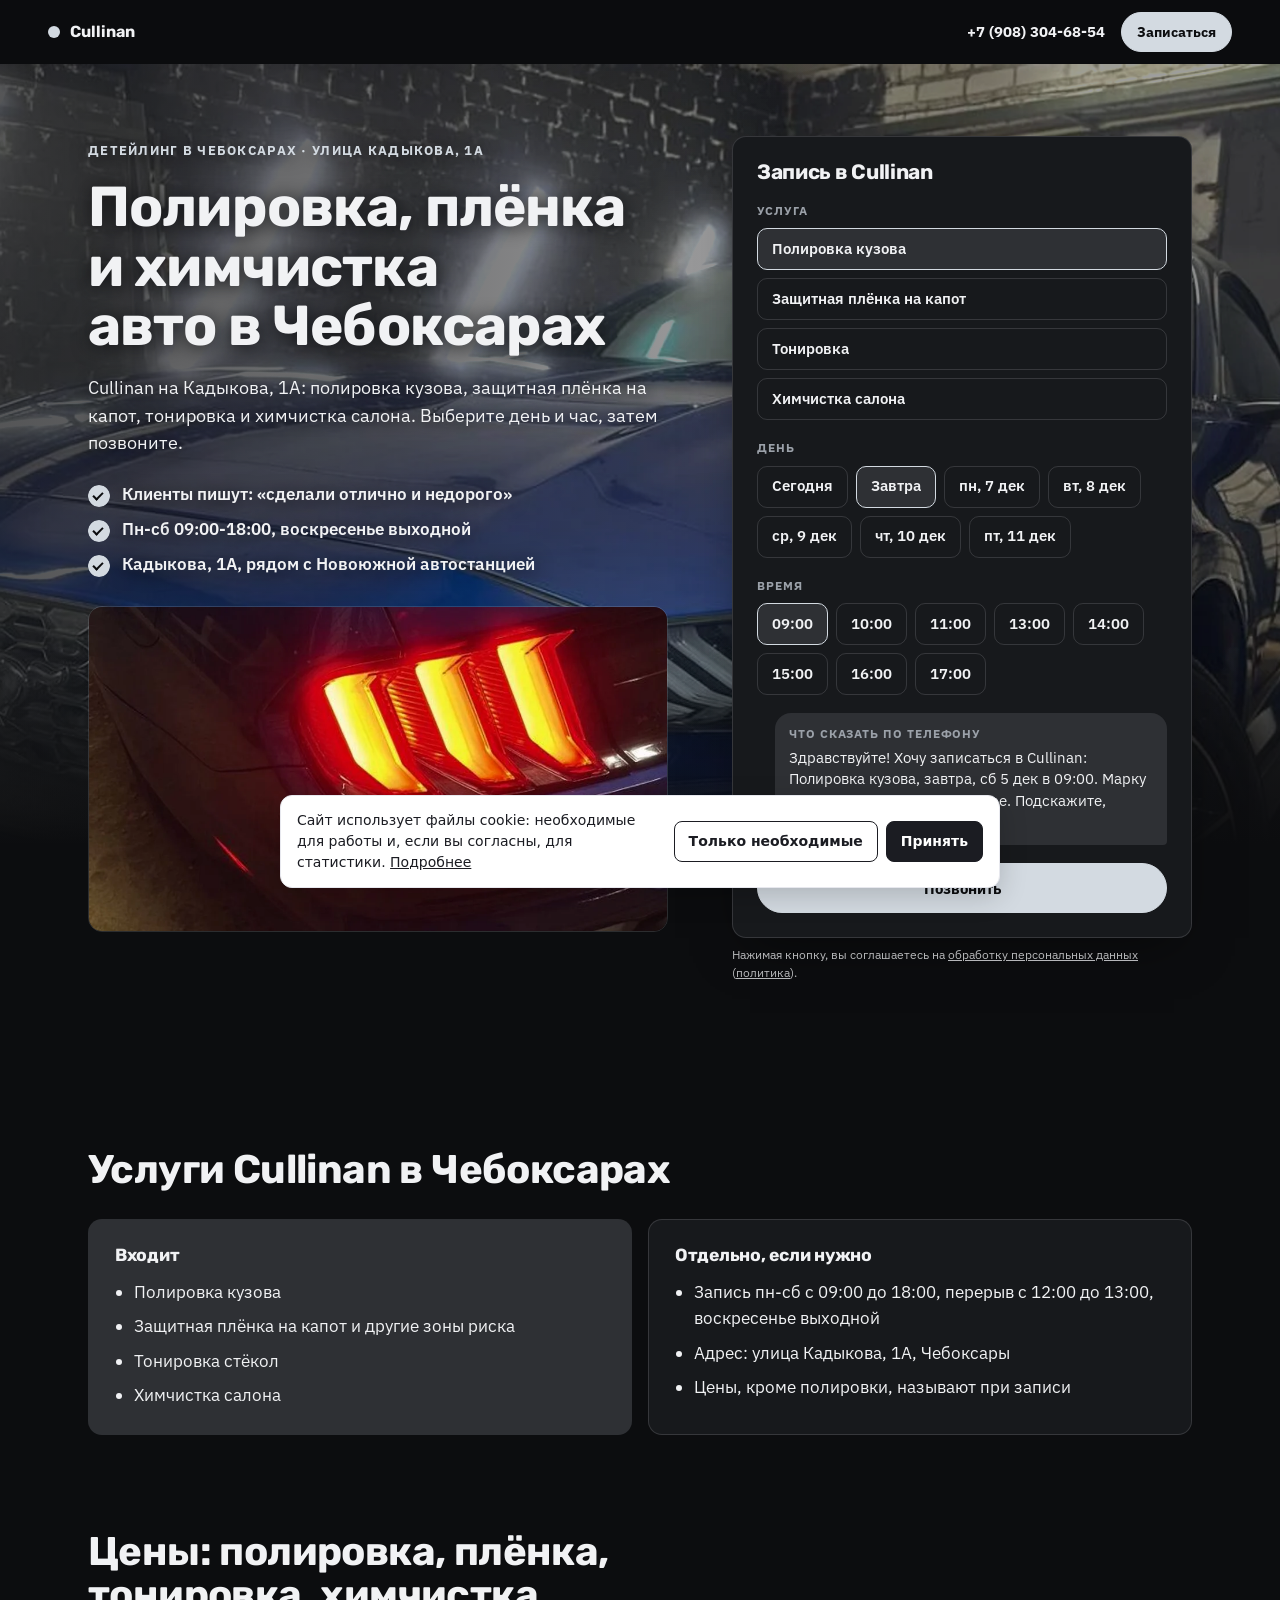
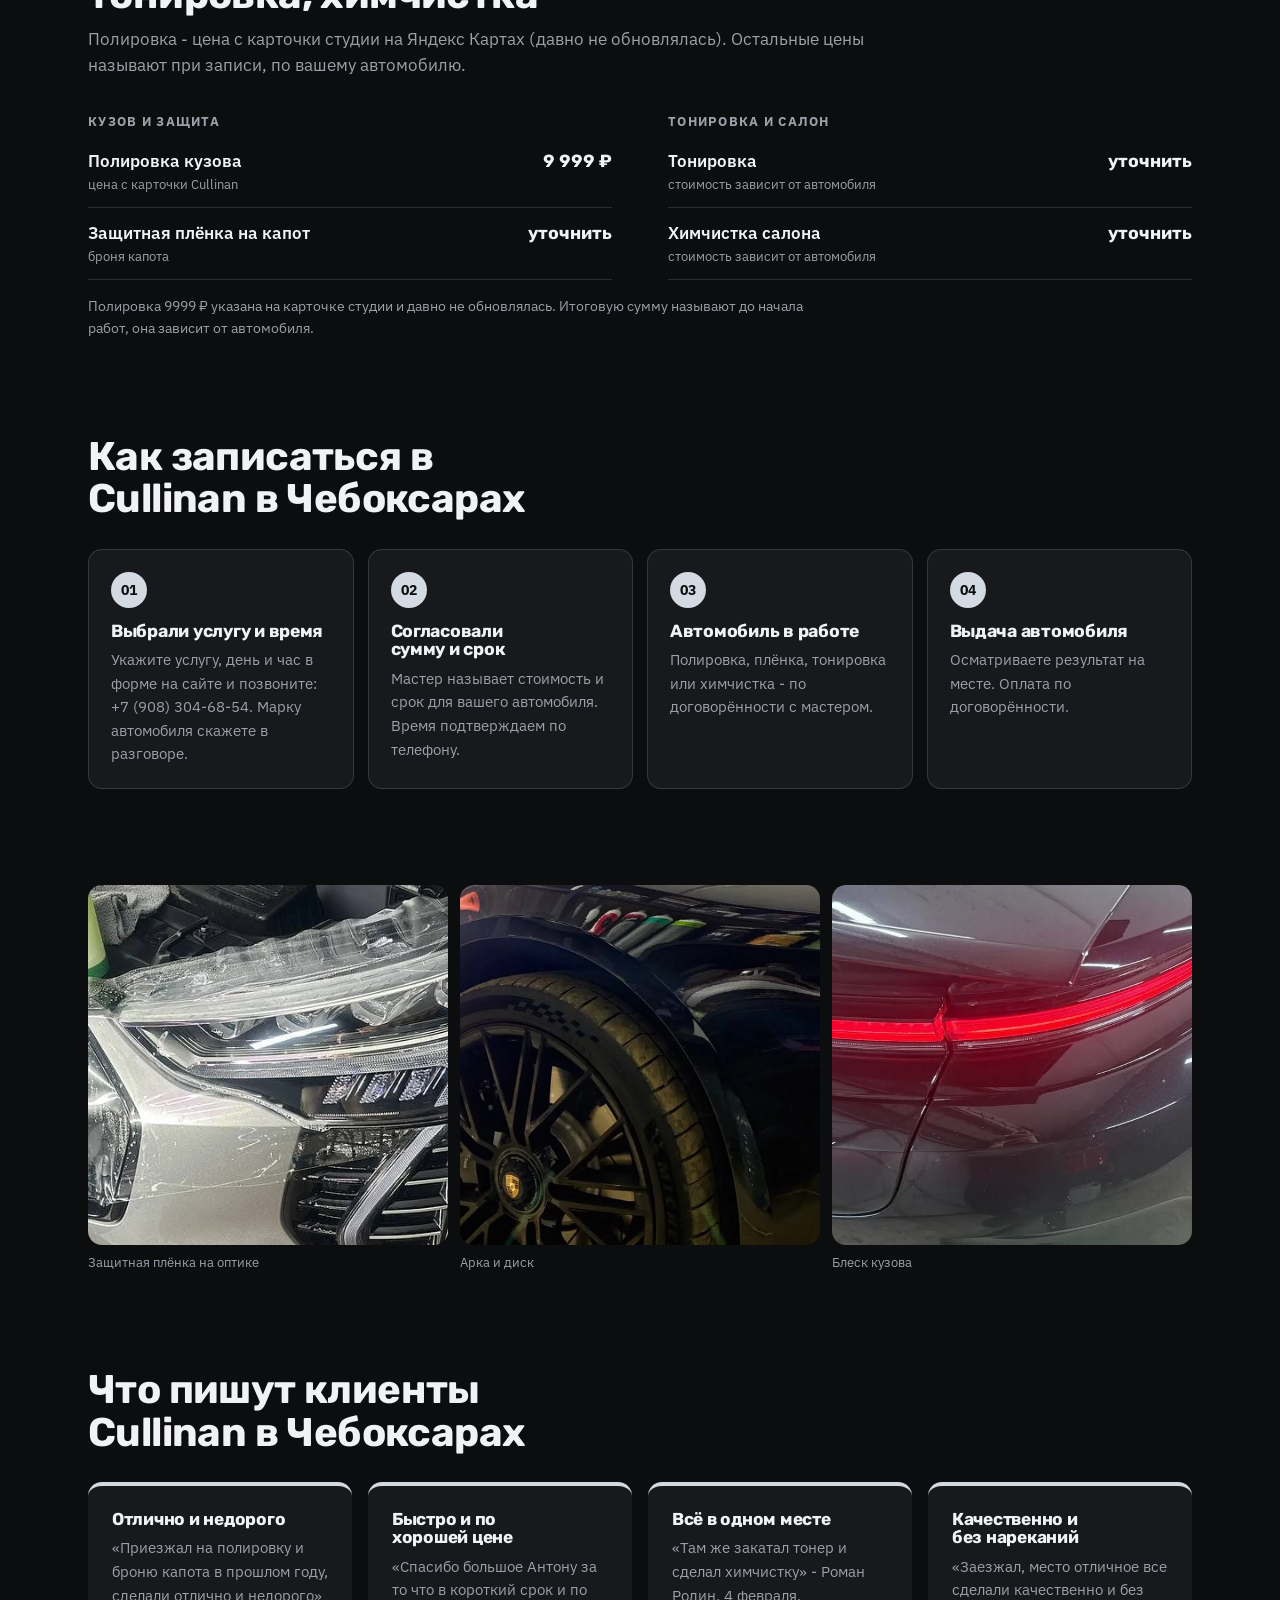
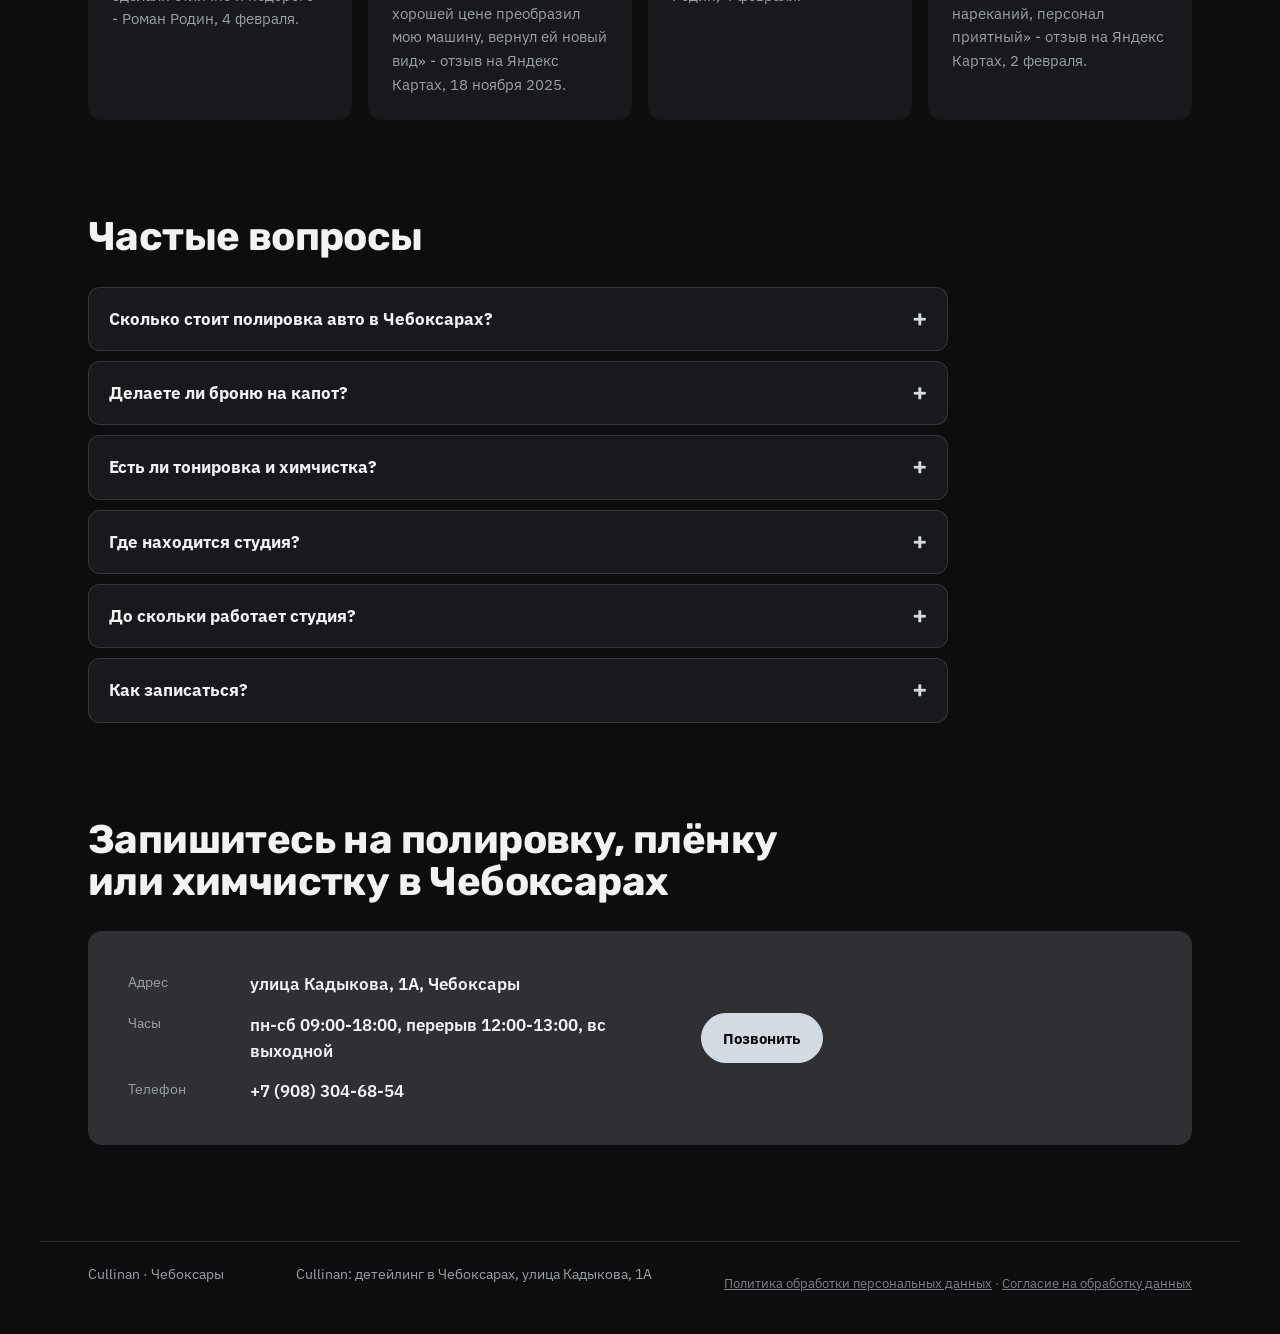
<file: index.html>
<!doctype html>
<html lang="ru">
<head>
<meta charset="utf-8">
<meta name="robots" content="noindex, nofollow" data-publish>
<meta name="viewport" content="width=device-width, initial-scale=1, viewport-fit=cover">
<title>Cullinan · Детейлинг</title>
<meta name="description" content="Cullinan в Чебоксарах, улица Кадыкова, 1А: полировка кузова, защитная плёнка на капот, тонировка и химчистка салона. Запись по телефону, пн-сб с 9:00 до 18:00.">
<meta property="og:type" content="website">
<meta property="og:url" content="https://ajax55sv-cell.github.io/cullinan-cheboksary/">
<meta property="og:site_name" content="Cullinan">
<meta property="og:title" content="Полировка, плёнка и химчистка авто в Чебоксарах">
<meta property="og:description" content="Cullinan в Чебоксарах, улица Кадыкова, 1А: полировка кузова, защитная плёнка на капот, тонировка и химчистка салона. Запись по телефону, пн-сб с 9:00 до 18:00.">
<meta property="og:image" content="https://ajax55sv-cell.github.io/cullinan-cheboksary/assets/og.jpg">
<link rel="preload" as="image" href="assets/hero.webp" fetchpriority="high">
<link rel="icon" href="data:image/svg+xml,%3Csvg xmlns=%27http://www.w3.org/2000/svg%27 viewBox=%270 0 32 32%27%3E%3Crect x=%276%27 y=%276%27 width=%2720%27 height=%2720%27 rx=%275%27 fill=%27%23d3dae1%27/%3E%3C/svg%3E">
<link rel="preconnect" href="https://fonts.googleapis.com">
<link rel="preconnect" href="https://fonts.gstatic.com" crossorigin>
<link href="https://fonts.googleapis.com/css2?family=Rubik:wght@600;700&family=IBM+Plex+Sans:wght@400;500;600&display=swap" rel="stylesheet">
<style>
:root { --c-canvas: #0c0d0f; --c-surface: #17191c; --c-ink: #f1f2f4; --c-ink-soft: #9ba1a9; --c-accent: #d3dae1; --c-accent-ink: #0c0d0f; --c-accent-deep: #d3dae1; --f-display: "Rubik", "Arial", system-ui, sans-serif; --f-text: "IBM Plex Sans", "Segoe UI", system-ui, sans-serif; --h1k: 1; }
</style>
<link rel="stylesheet" href="style-prod.css">
<script type="application/ld+json">{"@context":"https://schema.org","@type":"AutomotiveBusiness","name":"Cullinan","telephone":"+79083046854","openingHoursSpecification":[{"@type":"OpeningHoursSpecification","dayOfWeek":["Monday","Tuesday","Wednesday","Thursday","Friday","Saturday"],"opens":"09:00","closes":"18:00"}],"address":{"@type":"PostalAddress","streetAddress":"улица Кадыкова, 1А","addressLocality":"Чебоксары","addressCountry":"RU"},"sameAs":["https://yandex.ru/maps/org/cullinan/68561851368/"]}</script>
<style>
/* legal-add */
.legal-links{margin-top:10px;font-size:13px;opacity:.8;hyphens:none}
.legal-links a{color:inherit}
.ckn{margin:8px 0 0;font-size:12px;line-height:1.45;opacity:.75;hyphens:none}
.ckn a{color:inherit;text-decoration:underline}
.ckb{position:fixed;left:12px;right:12px;bottom:12px;z-index:9999;max-width:720px;margin:0 auto;padding:14px 16px;background:#fff;color:#1b1c22;border:1px solid #e7e8ee;border-radius:12px;box-shadow:0 8px 28px rgba(0,0,0,.18);font:400 14px/1.5 system-ui,-apple-system,"Segoe UI",Arial,sans-serif;hyphens:none;display:flex;gap:12px;align-items:center;flex-wrap:wrap}
.ckb p{margin:0;flex:1 1 280px}
.ckb a{color:inherit;text-decoration:underline}
.ckb__b{display:flex;gap:8px;flex-wrap:wrap}
.ckb button{font:inherit;font-weight:600;padding:9px 14px;border-radius:8px;border:1px solid #1b1c22;background:#fff;color:#1b1c22;cursor:pointer}
.ckb button[data-v="all"]{background:#1b1c22;color:#fff}
</style>
</head>
<body class="s-prod" id="top" data-wa="" data-tg="" data-max="">
<header class="s-bar" data-s-bar>
  <a class="s-bar__brand" href="#top"><i aria-hidden="true"></i>Cullinan</a>
  <div class="s-bar__right">
    <a class="s-bar__tel" href="tel:+79083046854">+7 (908) 304-68-54</a>
    <a class="s-btn s-btn--sm" href="#widget">Записаться</a>
  </div>
</header>
<main>
  <section class="s-hero">
    <div class="s-hero__text">
      <p class="s-eyebrow">Детейлинг в Чебоксарах · улица Кадыкова, 1А</p>
      <h1>Полировка, плёнка и химчистка авто в Чебоксарах</h1>
      <p class="s-lead">Cullinan на Кадыкова, 1А: полировка кузова, защитная плёнка на капот, тонировка и химчистка салона. Выберите день и час, затем позвоните.</p>
      <ul class="s-ticks"><li>Клиенты пишут: «сделали отлично и недорого»</li><li><span class="nw">Пн-сб</span> 09:00-18:00, воскресенье выходной</li><li>Кадыкова, 1А, рядом с Новоюжной автостанцией</li></ul>
      
      <figure class="s-hero__photo"><img class="" src="assets/fonar2.webp" alt="Задний фонарь синего автомобиля в боксе Cullinan, Чебоксары" loading="lazy" decoding="async" style="object-position:50% 50%"></figure>
    </div>
    <div class="s-hero__widget" id="widget"><form class="s-widget" data-s-booking data-days="7" data-closed="0" data-slots="09:00,10:00,11:00,13:00,14:00,15:00,16:00,17:00" data-message="Здравствуйте! Хочу записаться в Cullinan: {услуга}, {день} в {время}. Марку автомобиля скажу в разговоре. Подскажите, сколько это будет стоить?" onsubmit="return false">
      <h2 class="s-widget__title">Запись в Cullinan</h2>
      <fieldset><legend>Услуга</legend>
        <div class="s-chips s-chips--col"><label class="s-chip s-chip--row"><input type="radio" name="svc" value="0" data-name="Полировка кузова" data-price="" data-from="" data-min="" checked><span>Полировка кузова</span><b></b></label><label class="s-chip s-chip--row"><input type="radio" name="svc" value="1" data-name="Защитная плёнка на капот" data-price="" data-from="" data-min=""><span>Защитная плёнка на капот</span><b></b></label><label class="s-chip s-chip--row"><input type="radio" name="svc" value="2" data-name="Тонировка" data-price="" data-from="" data-min=""><span>Тонировка</span><b></b></label><label class="s-chip s-chip--row"><input type="radio" name="svc" value="3" data-name="Химчистка салона" data-price="" data-from="" data-min=""><span>Химчистка салона</span><b></b></label></div>
      </fieldset>
      <fieldset><legend>День</legend><div class="s-chips" data-s-days></div></fieldset>
      <fieldset><legend>Время</legend><div class="s-chips" data-s-times></div></fieldset>
      <div class="s-bubble" aria-live="polite"><span class="s-bubble__label">Что сказать по телефону</span><p data-s-bubble></p></div>
      <div class="s-send">
        <a class="s-btn s-btn--wide" href="tel:+79083046854">Позвонить</a>
        
      </div>
      </form><p class="ckn">Нажимая кнопку, вы соглашаетесь на <a href="soglasie.html">обработку персональных данных</a> (<a href="politika.html">политика</a>).</p></div>
    <figure class="s-hero__bg" aria-hidden="true"><img class="" src="assets/hero.webp" alt="Синий автомобиль в светлом боксе Cullinan, Чебоксары" decoding="async" style="object-position:50% 50%" fetchpriority="high"></figure>
  </section>

  <section class="s-section s-reveal">
    <header class="s-section__head"><h2>Услуги Cullinan в Чебоксарах</h2></header>
    <div class="s-incl">
      <div><h3>Входит</h3><ul><li>Полировка кузова</li><li>Защитная плёнка на капот и другие зоны риска</li><li>Тонировка стёкол</li><li>Химчистка салона</li></ul></div>
      <div><h3>Отдельно, если нужно</h3><ul><li>Запись <span class="nw">пн-сб</span> с 09:00 до 18:00, перерыв с 12:00 до 13:00, воскресенье выходной</li><li>Адрес: улица Кадыкова, 1А, Чебоксары</li><li>Цены, кроме полировки, называют при записи</li></ul></div>
    </div>
  </section>

  <section class="s-section s-reveal" id="prices">
    <header class="s-section__head"><h2>Цены: полировка, плёнка, тонировка, химчистка</h2><p>Полировка - цена с карточки студии на Яндекс Картах (давно не обновлялась). Остальные цены называют при записи, по вашему автомобилю.</p></header>
    <div class="s-board"><div class="s-board__group">
      <h3 class="s-board__title">Кузов и защита</h3>
      <ul class="s-board__list">
        <li class="s-board__row"><span class="s-board__name">Полировка кузова<em>цена с карточки Cullinan</em></span><span class="s-board__dots" aria-hidden="true"></span><span class="s-board__price">9 999 ₽</span></li>
        <li class="s-board__row"><span class="s-board__name">Защитная плёнка на капот<em>броня капота</em></span><span class="s-board__dots" aria-hidden="true"></span><span class="s-board__price">уточнить</span></li>
      </ul>
    </div>
<div class="s-board__group">
      <h3 class="s-board__title">Тонировка и салон</h3>
      <ul class="s-board__list">
        <li class="s-board__row"><span class="s-board__name">Тонировка<em>стоимость зависит от автомобиля</em></span><span class="s-board__dots" aria-hidden="true"></span><span class="s-board__price">уточнить</span></li>
        <li class="s-board__row"><span class="s-board__name">Химчистка салона<em>стоимость зависит от автомобиля</em></span><span class="s-board__dots" aria-hidden="true"></span><span class="s-board__price">уточнить</span></li>
      </ul>
    </div></div>
    <p class="s-note">Полировка 9999 ₽ указана на карточке студии и давно не обновлялась. Итоговую сумму называют до начала работ, она зависит от автомобиля.</p>
  </section>

  <section class="s-section s-reveal">
    <header class="s-section__head"><h2>Как записаться в Cullinan в Чебоксарах</h2></header>
    <ol class="s-steps">
      <li class="s-steps__item"><span class="s-steps__n">01</span><h3>Выбрали услугу и время</h3><p>Укажите услугу, день и час в форме на сайте и позвоните: +7 (908) 304-68-54. Марку автомобиля скажете в разговоре.</p></li>
      <li class="s-steps__item"><span class="s-steps__n">02</span><h3>Согласовали сумму и срок</h3><p>Мастер называет стоимость и срок для вашего автомобиля. Время подтверждаем по телефону.</p></li>
      <li class="s-steps__item"><span class="s-steps__n">03</span><h3>Автомобиль в работе</h3><p>Полировка, плёнка, тонировка или химчистка - по договорённости с мастером.</p></li>
      <li class="s-steps__item"><span class="s-steps__n">04</span><h3>Выдача автомобиля</h3><p>Осматриваете результат на месте. Оплата по договорённости.</p></li>
    </ol>
  </section>

  <section class="s-photos s-reveal" aria-label="Фото"><figure><img class="" src="assets/fary.webp" alt="Защитная плёнка на фаре автомобиля в Cullinan, Чебоксары" loading="lazy" decoding="async"><figcaption>Защитная плёнка на оптике</figcaption></figure><figure><img class="" src="assets/disk.webp" alt="Колёсная арка и чёрный диск тёмного автомобиля" loading="lazy" decoding="async"><figcaption>Арка и диск</figcaption></figure><figure><img class="" src="assets/fonar.webp" alt="Задний фонарь тёмного автомобиля после работы в студии" loading="lazy" decoding="async"><figcaption>Блеск кузова</figcaption></figure></section>

  <section class="s-section s-reveal">
    <header class="s-section__head"><h2>Что пишут клиенты Cullinan в Чебоксарах</h2></header>
    <ul class="s-promises">
      <li><h3>Отлично и недорого</h3><p>«Приезжал на полировку и броню капота в прошлом году, сделали отлично и недорого» - Роман Родин, 4 февраля.</p></li>
      <li><h3>Быстро и по хорошей цене</h3><p>«Спасибо большое Антону за то что в короткий срок и по хорошей цене преобразил мою машину, вернул ей новый вид» - отзыв на Яндекс Картах, 18 ноября 2025.</p></li>
      <li><h3>Всё в одном месте</h3><p>«Там же закатал тонер и сделал химчистку» - Роман Родин, 4 февраля.</p></li>
      <li><h3>Качественно и без нареканий</h3><p>«Заезжал, место отличное все сделали качественно и без нареканий, персонал приятный» - отзыв на Яндекс Картах, 2 февраля.</p></li>
    </ul>
  </section>

  

  <section class="s-section s-reveal">
    <header class="s-section__head"><h2>Частые вопросы</h2></header>
    <div class="s-faq"><details><summary>Сколько стоит полировка авто в Чебоксарах?</summary><p>На карточке Cullinan указано 9999 ₽ за полировку авто, цена давно не обновлялась. Точную сумму для вашего автомобиля называют при записи.</p></details><details><summary>Делаете ли броню на капот?</summary><p>Да, клиенты пишут про полировку и броню капота. Стоимость и срок называют при записи.</p></details><details><summary>Есть ли тонировка и химчистка?</summary><p>Клиенты пишут, что в студии делали тонировку и химчистку. Цену называют при записи.</p></details><details><summary>Где находится студия?</summary><p>Улица Кадыкова, 1А, Чебоксары. Ближайшая остановка - Новоюжная автостанция, 580 метров.</p></details><details><summary>До скольки работает студия?</summary><p>С понедельника по субботу с 09:00 до 18:00, перерыв с 12:00 до 13:00, воскресенье выходной.</p></details><details><summary>Как записаться?</summary><p>Выберите услугу, день и время в форме на сайте и позвоните: +7 (908) 304-68-54.</p></details></div>
  </section>

  <section class="s-section s-final s-reveal" id="contacts">
    <header class="s-section__head"><h2>Запишитесь на полировку, плёнку или химчистку в Чебоксарах</h2></header>
    <div class="s-contacts">
      <dl>
        <div><dt>Адрес</dt><dd>улица Кадыкова, 1А, Чебоксары</dd></div>
        <div><dt>Часы</dt><dd><span class="nw">пн-сб</span> 09:00-18:00, перерыв 12:00-13:00, вс выходной</dd></div>
        <div><dt>Телефон</dt><dd><a href="tel:+79083046854">+7 (908) 304-68-54</a></dd></div>
      </dl>
      <div class="s-contacts__actions">
        <a class="s-btn" href="tel:+79083046854">Позвонить</a>
        
      </div>
    </div>
  </section>
</main>
<footer class="s-foot"><p>Cullinan · Чебоксары</p><p>Cullinan: детейлинг в Чебоксарах, улица Кадыкова, 1А</p><p class="legal-links"><a href="politika.html">Политика обработки персональных данных</a> · <a href="soglasie.html">Согласие на обработку данных</a></p></footer>
<nav class="s-dock" aria-label="Быстрая связь"><a class="s-btn" href="#widget">Записаться</a><a class="s-btn s-btn--ghost" href="tel:+79083046854">Позвонить</a></nav>
<script src="style.js" defer></script>
<script>
(function(){var K='cookie-choice';try{if(localStorage.getItem(K))return}catch(e){}
var b=document.createElement('div');b.className='ckb';b.setAttribute('role','dialog');b.setAttribute('aria-label','Файлы cookie');
b.innerHTML='<p>Сайт использует файлы cookie: необходимые для работы и, если вы согласны, для статистики. <a href="politika.html">Подробнее</a></p><div class="ckb__b"><button type="button" data-v="necessary">Только необходимые</button><button type="button" data-v="all">Принять</button></div>';
b.addEventListener('click',function(e){var v=e.target.getAttribute&&e.target.getAttribute('data-v');if(!v)return;try{localStorage.setItem(K,v)}catch(x){}try{document.dispatchEvent(new CustomEvent('cookie-choice',{detail:v}))}catch(x){}b.remove()});
document.body.appendChild(b)})();
</script>
<!-- legal-add -->
</body>
</html>
</file>
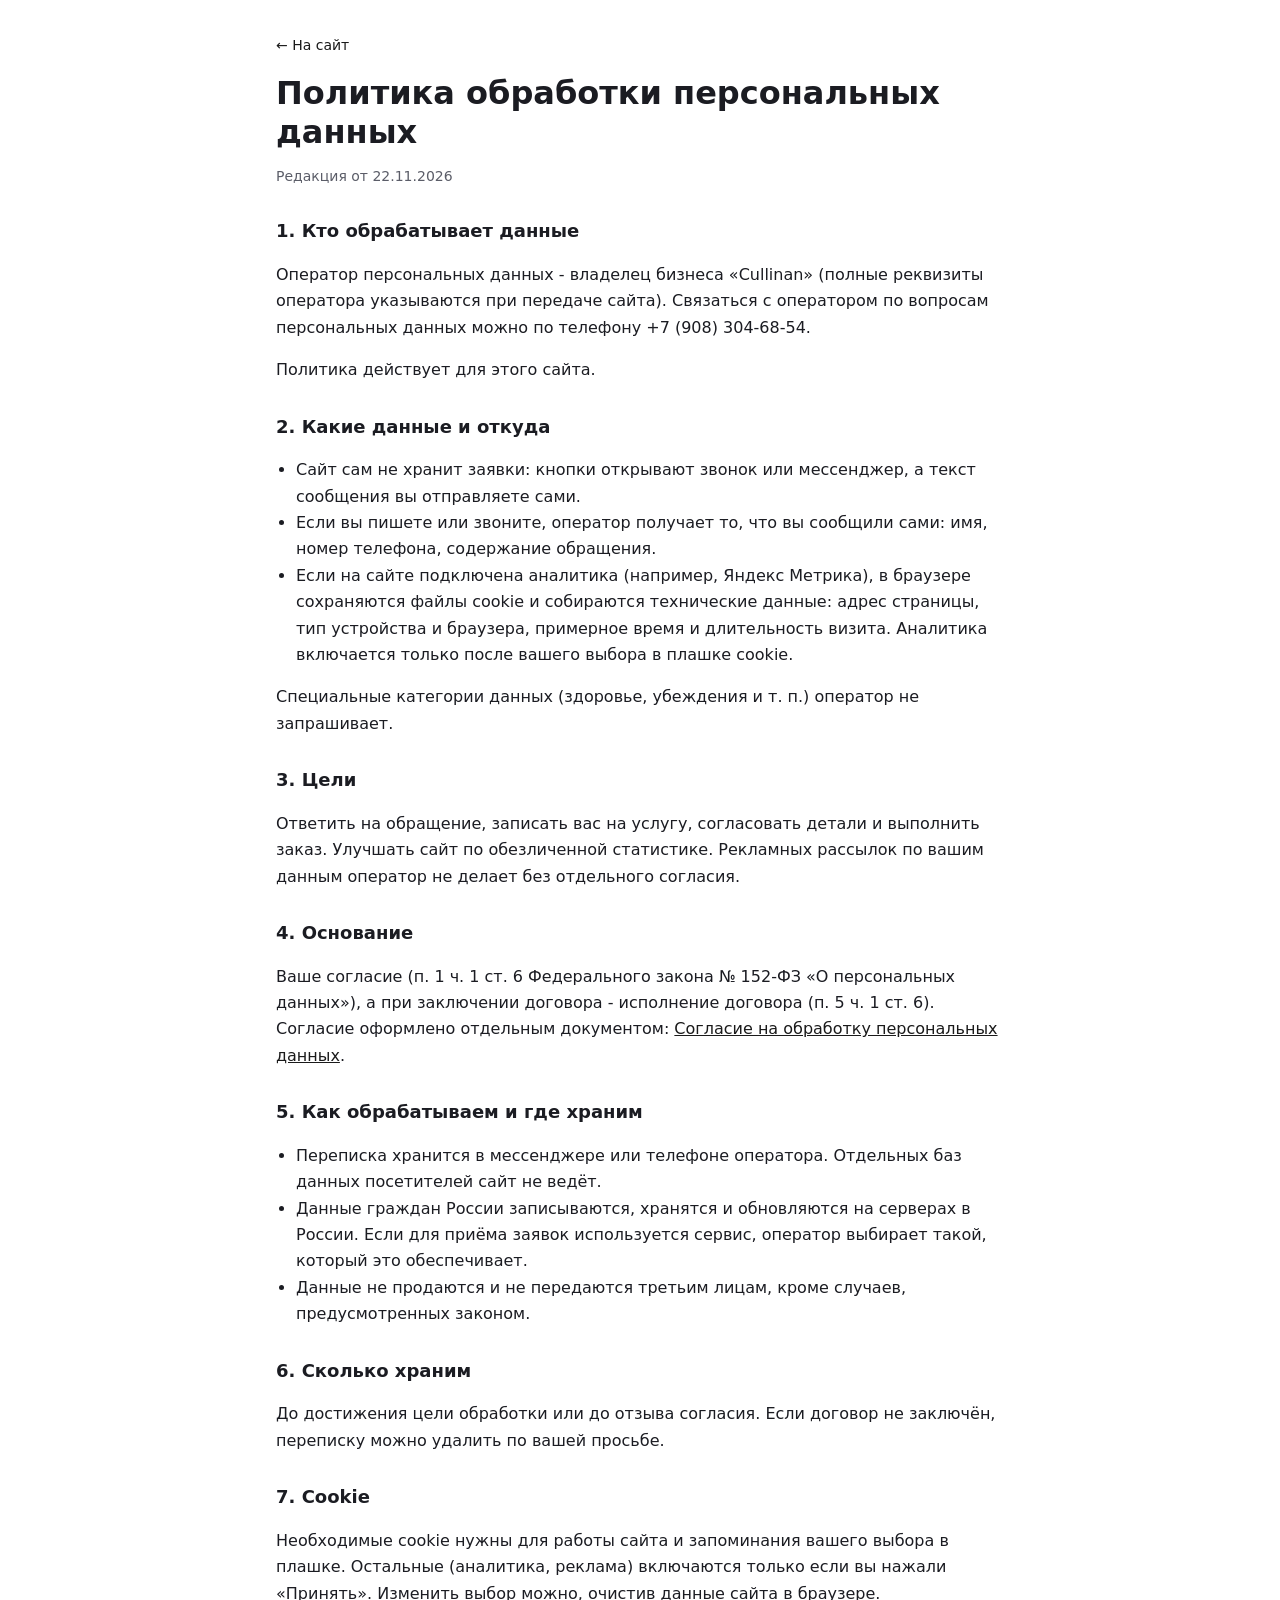
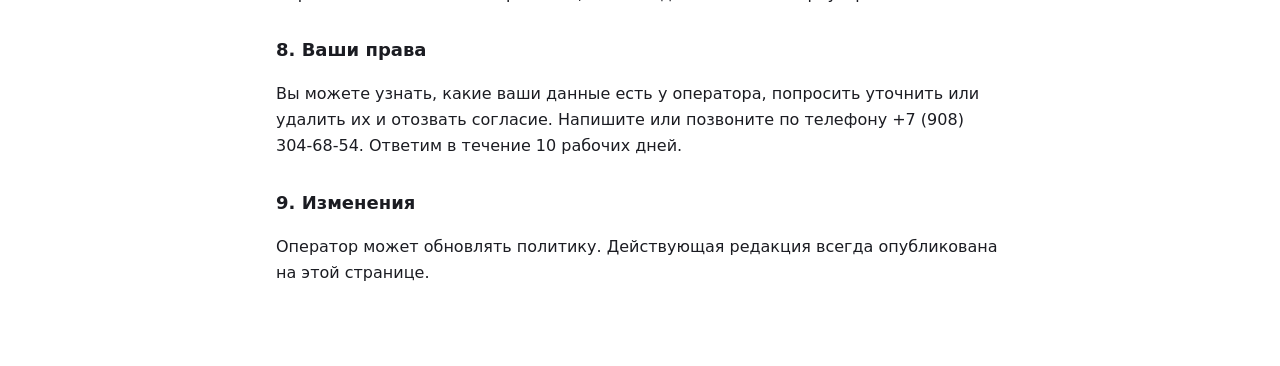
<file: politika.html>
<!doctype html>
<html lang="ru">
<head>
<meta charset="utf-8">
<meta name="viewport" content="width=device-width, initial-scale=1">
<title>Политика обработки персональных данных - Cullinan</title>
<style>:root{--accent:#1a1a1a;--ink:#1b1c22;--ink-2:#5b5d68;--line:#e7e8ee}
*{box-sizing:border-box}
html,body,h1,h2,p,li{hyphens:none;-webkit-hyphens:none}
body{margin:0;background:#fff;color:var(--ink);font:400 16px/1.65 system-ui,-apple-system,"Segoe UI",Arial,sans-serif}
main{max-width:760px;margin:0 auto;padding:32px 16px 64px}
a{color:var(--accent)}
h1{font-size:clamp(24px,4vw,32px);line-height:1.2;margin:16px 0 6px}
h2{font-size:18px;margin:28px 0 8px}
.muted{color:var(--ink-2);font-size:14px}
.back{font-size:14px;text-decoration:none}
ul{padding-left:20px}</style>
</head>
<body>
<main>
<a class="back" href="./">← На сайт</a>
<h1>Политика обработки персональных данных</h1>
<p class="muted">Редакция от 22.11.2026</p>

<h2>1. Кто обрабатывает данные</h2>
<p>Оператор персональных данных - владелец бизнеса «Cullinan» (полные реквизиты оператора указываются при передаче сайта). Связаться с оператором по вопросам персональных данных можно по телефону +7 (908) 304-68-54.</p>
<p>Политика действует для этого сайта.</p>

<h2>2. Какие данные и откуда</h2>
<ul>
<li>Сайт сам не хранит заявки: кнопки открывают звонок или мессенджер, а текст сообщения вы отправляете сами.</li>
<li>Если вы пишете или звоните, оператор получает то, что вы сообщили сами: имя, номер телефона, содержание обращения.</li>
<li>Если на сайте подключена аналитика (например, Яндекс Метрика), в браузере сохраняются файлы cookie и собираются технические данные: адрес страницы, тип устройства и браузера, примерное время и длительность визита. Аналитика включается только после вашего выбора в плашке cookie.</li>
</ul>
<p>Специальные категории данных (здоровье, убеждения и т. п.) оператор не запрашивает.</p>

<h2>3. Цели</h2>
<p>Ответить на обращение, записать вас на услугу, согласовать детали и выполнить заказ. Улучшать сайт по обезличенной статистике. Рекламных рассылок по вашим данным оператор не делает без отдельного согласия.</p>

<h2>4. Основание</h2>
<p>Ваше согласие (п. 1 ч. 1 ст. 6 Федерального закона № 152-ФЗ «О персональных данных»), а при заключении договора - исполнение договора (п. 5 ч. 1 ст. 6). Согласие оформлено отдельным документом: <a href="soglasie.html">Согласие на обработку персональных данных</a>.</p>

<h2>5. Как обрабатываем и где храним</h2>
<ul>
<li>Переписка хранится в мессенджере или телефоне оператора. Отдельных баз данных посетителей сайт не ведёт.</li>
<li>Данные граждан России записываются, хранятся и обновляются на серверах в России. Если для приёма заявок используется сервис, оператор выбирает такой, который это обеспечивает.</li>
<li>Данные не продаются и не передаются третьим лицам, кроме случаев, предусмотренных законом.</li>
</ul>

<h2>6. Сколько храним</h2>
<p>До достижения цели обработки или до отзыва согласия. Если договор не заключён, переписку можно удалить по вашей просьбе.</p>

<h2>7. Cookie</h2>
<p>Необходимые cookie нужны для работы сайта и запоминания вашего выбора в плашке. Остальные (аналитика, реклама) включаются только если вы нажали «Принять». Изменить выбор можно, очистив данные сайта в браузере.</p>

<h2>8. Ваши права</h2>
<p>Вы можете узнать, какие ваши данные есть у оператора, попросить уточнить или удалить их и отозвать согласие. Напишите или позвоните по телефону +7 (908) 304-68-54. Ответим в течение 10 рабочих дней.</p>

<h2>9. Изменения</h2>
<p>Оператор может обновлять политику. Действующая редакция всегда опубликована на этой странице.</p>

</main>
</body>
</html>
</file>
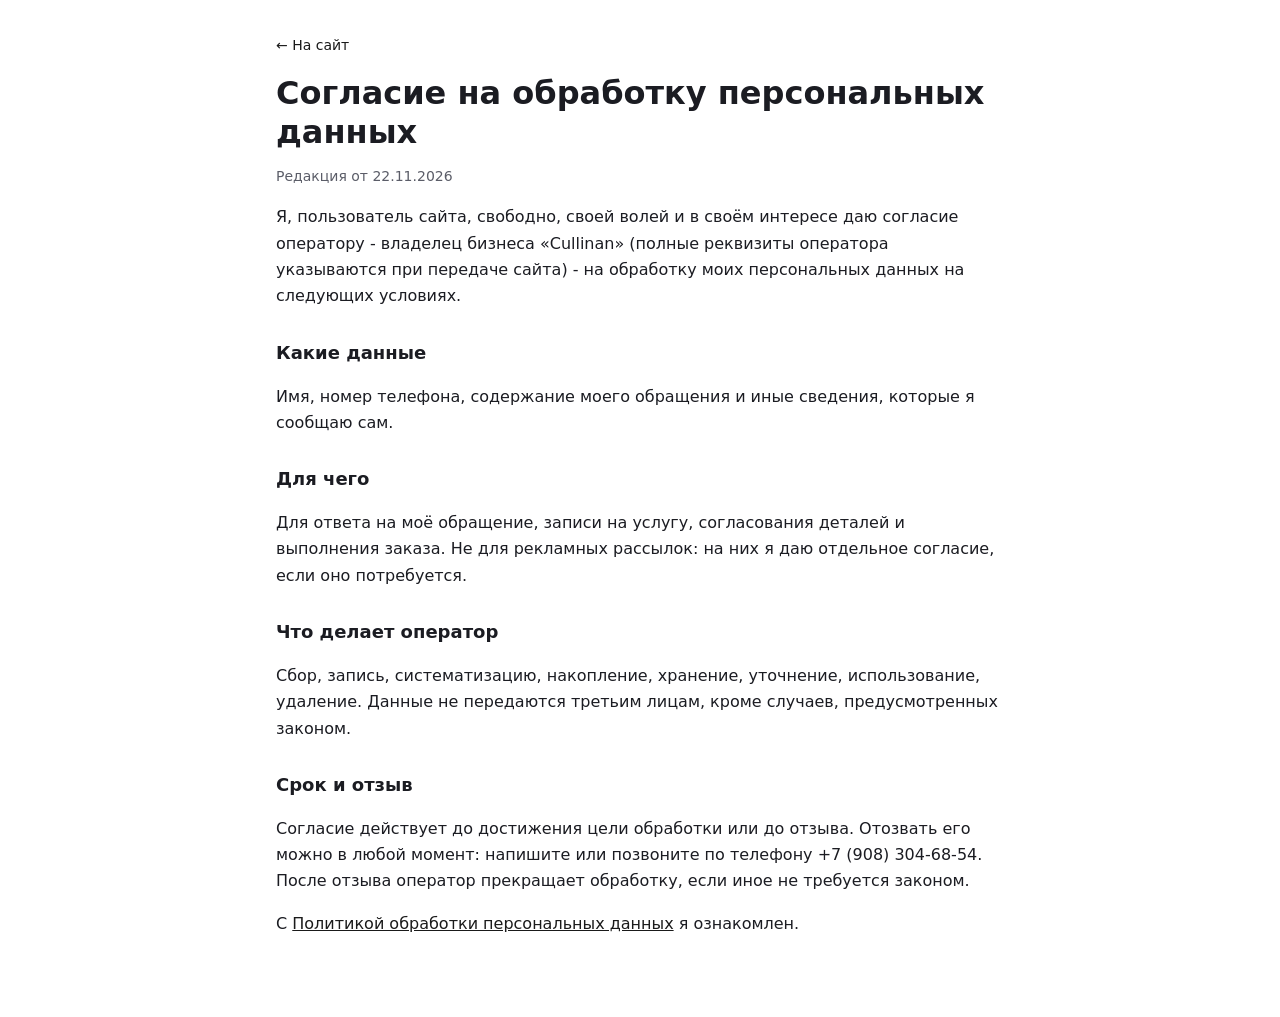
<file: soglasie.html>
<!doctype html>
<html lang="ru">
<head>
<meta charset="utf-8">
<meta name="viewport" content="width=device-width, initial-scale=1">
<title>Согласие на обработку персональных данных - Cullinan</title>
<style>:root{--accent:#1a1a1a;--ink:#1b1c22;--ink-2:#5b5d68;--line:#e7e8ee}
*{box-sizing:border-box}
html,body,h1,h2,p,li{hyphens:none;-webkit-hyphens:none}
body{margin:0;background:#fff;color:var(--ink);font:400 16px/1.65 system-ui,-apple-system,"Segoe UI",Arial,sans-serif}
main{max-width:760px;margin:0 auto;padding:32px 16px 64px}
a{color:var(--accent)}
h1{font-size:clamp(24px,4vw,32px);line-height:1.2;margin:16px 0 6px}
h2{font-size:18px;margin:28px 0 8px}
.muted{color:var(--ink-2);font-size:14px}
.back{font-size:14px;text-decoration:none}
ul{padding-left:20px}</style>
</head>
<body>
<main>
<a class="back" href="./">← На сайт</a>
<h1>Согласие на обработку персональных данных</h1>
<p class="muted">Редакция от 22.11.2026</p>

<p>Я, пользователь сайта, свободно, своей волей и в своём интересе даю согласие оператору - владелец бизнеса «Cullinan» (полные реквизиты оператора указываются при передаче сайта) - на обработку моих персональных данных на следующих условиях.</p>

<h2>Какие данные</h2>
<p>Имя, номер телефона, содержание моего обращения и иные сведения, которые я сообщаю сам.</p>

<h2>Для чего</h2>
<p>Для ответа на моё обращение, записи на услугу, согласования деталей и выполнения заказа. Не для рекламных рассылок: на них я даю отдельное согласие, если оно потребуется.</p>

<h2>Что делает оператор</h2>
<p>Сбор, запись, систематизацию, накопление, хранение, уточнение, использование, удаление. Данные не передаются третьим лицам, кроме случаев, предусмотренных законом.</p>

<h2>Срок и отзыв</h2>
<p>Согласие действует до достижения цели обработки или до отзыва. Отозвать его можно в любой момент: напишите или позвоните по телефону +7 (908) 304-68-54. После отзыва оператор прекращает обработку, если иное не требуется законом.</p>

<p>С <a href="politika.html">Политикой обработки персональных данных</a> я ознакомлен.</p>

</main>
</body>
</html>
</file>
<file: style-prod.css>
/* Стиль «Продающий»: лендинг под заявки. Главная деталь – калькулятор или онлайн-запись на первом экране
   и живое «сообщение-превью», которое уходит владельцу в мессенджер. Цвета и шрифты – из палитры ниши. */
*, *::before, *::after { box-sizing: border-box; }
:root {
  --hair: color-mix(in srgb, var(--c-ink) 14%, transparent);
  --tint: color-mix(in srgb, var(--c-accent) 12%, var(--c-surface));
  --wrap: 1200px; --gut: clamp(16px, 4vw, 48px);
  --r: 14px;
  --shadow: 0 18px 50px -18px color-mix(in srgb, #000 55%, transparent);
}
html { scroll-behavior: smooth; -webkit-text-size-adjust: 100%; overflow-x: clip; }
body { margin: 0; background: var(--c-canvas); color: var(--c-ink); font: 400 17px/1.55 var(--f-text); -webkit-font-smoothing: antialiased; }
img { display: block; max-width: 100%; }
a { color: inherit; }
h1, h2, h3 { font-family: var(--f-display); font-weight: 700; line-height: 1.06; margin: 0; letter-spacing: -.015em; text-wrap: balance; }
p { margin: 0; }
fieldset { border: 0; margin: 0; padding: 0; min-width: 0; }
:focus-visible { outline: 2px solid var(--c-accent); outline-offset: 3px; border-radius: 4px; }

.s-btn { display: inline-flex; align-items: center; justify-content: center; min-height: 50px; padding: 0 1.4em; border-radius: 999px;
  background: var(--c-accent); color: var(--c-accent-ink); font: 700 .95rem/1.1 var(--f-text); text-decoration: none; border: 1px solid var(--c-accent);
  text-align: center; transition: filter .2s ease, transform .2s ease; cursor: pointer; }
.s-btn:hover { filter: brightness(1.07); }
.s-btn:active { transform: translateY(1px); }
.s-btn--sm { min-height: 40px; padding: 0 1.1em; font-size: .85rem; }
.s-btn--ghost { background: transparent; color: var(--c-ink); border-color: var(--hair); font-weight: 600; }
.s-btn--wide { flex: 1; }

/* шапка */
.s-bar { position: sticky; top: 0; z-index: 30; display: flex; align-items: center; justify-content: space-between; gap: 16px;
  padding: 10px var(--gut); background: color-mix(in srgb, var(--c-canvas) 88%, transparent); -webkit-backdrop-filter: blur(10px); backdrop-filter: blur(10px); }
.s-bar.is-scrolled { box-shadow: 0 1px 0 var(--hair); }
.s-bar__brand { font: 700 1rem/1 var(--f-display); text-decoration: none; display: inline-flex; align-items: center; gap: .6em; min-height: 44px; white-space: nowrap; min-width: 0; }
.s-bar__brand i { width: .75em; height: .75em; border-radius: 50%; background: var(--c-accent); }
.s-bar__right { display: flex; align-items: center; gap: 16px; }
.s-bar__tel { text-decoration: none; font-weight: 700; font-size: .95rem; font-variant-numeric: tabular-nums; }

main { max-width: var(--wrap); margin: 0 auto; padding: 0 var(--gut); }

/* первый экран: текст слева, виджет справа, фото ниши – приглушённым фоном */
.s-hero { position: relative; display: grid; grid-template-columns: minmax(0, 1fr) minmax(0, 460px); gap: clamp(28px, 5vw, 64px); align-items: start;
  padding: clamp(32px, 6vw, 72px) 0 clamp(40px, 6vw, 72px); isolation: isolate; }
.s-hero__bg { position: absolute; z-index: -1; margin: 0; top: 0; left: calc(50% - 50vw); width: 100vw; height: min(78%, 620px); overflow: hidden; }
.s-hero__bg img { width: 100%; height: 100%; object-fit: cover; opacity: .3; filter: saturate(.85); }
.s-hero__bg::after { content: ""; position: absolute; inset: 0; background: linear-gradient(180deg, color-mix(in srgb, var(--c-canvas) 40%, transparent), var(--c-canvas) 96%); }
/* фото бизнеса крупно в левой колонке: владелец узнаёт своё место с первого экрана */
.s-hero__photo { margin: 30px 0 0; }
.s-hero__photo img { width: 100%; aspect-ratio: 16 / 9; object-fit: cover; border-radius: var(--r); border: 1px solid var(--hair); }
.s-hero__photo figcaption { margin-top: 8px; font-size: .84rem; color: var(--c-ink-soft); }
.s-eyebrow { display: inline-block; font-size: .8rem; font-weight: 700; letter-spacing: .1em; text-transform: uppercase; color: var(--c-accent-deep, var(--c-accent)); margin-bottom: 16px; }
.s-hero h1 { font-size: calc(clamp(2.1rem, 4.4vw, 3.7rem) * var(--h1k, 1)); overflow-wrap: normal; hyphens: none; }
.s-lead { margin-top: 18px; font-size: 1.12rem; color: var(--c-ink-soft); max-width: 32em; }
.s-ticks { list-style: none; margin: 26px 0 0; padding: 0; display: grid; gap: 12px; }
.s-ticks li { position: relative; padding-left: 34px; font-weight: 600; line-height: 1.35; }
.s-ticks li::before { content: ""; position: absolute; left: 0; top: .1em; width: 22px; height: 22px; border-radius: 50%; background: var(--c-accent);
  -webkit-mask: radial-gradient(circle, #000 0 100%); }
.s-ticks li::after { content: ""; position: absolute; left: 7px; top: calc(.1em + 5px); width: 6px; height: 10px; border: solid var(--c-accent-ink); border-width: 0 2px 2px 0; transform: rotate(45deg); }
.s-rating { margin-top: 26px; font-size: .92rem; color: var(--c-ink-soft); }
.s-rating b { color: var(--c-ink); font-size: 1.1rem; }

/* виджет */
.s-hero__widget { position: sticky; top: 76px; }
.s-widget { background: var(--c-surface); border-radius: var(--r); padding: 24px; box-shadow: var(--shadow); display: grid; gap: 18px; border: 1px solid var(--hair); }
.s-widget__title { font-size: 1.3rem; }
.s-widget legend, .s-range label { font-size: .78rem; font-weight: 700; letter-spacing: .08em; text-transform: uppercase; color: var(--c-ink-soft); margin-bottom: 8px; padding: 0; }
.s-chips { display: flex; flex-wrap: wrap; gap: 8px; }
.s-chips--col { flex-direction: column; flex-wrap: nowrap; }
.s-chip { position: relative; display: inline-flex; align-items: center; gap: 10px; min-height: 42px; padding: 8px 14px; border-radius: 10px; border: 1px solid var(--hair);
  cursor: pointer; font-size: .92rem; font-weight: 600; transition: border-color .15s ease, background-color .15s ease; }
.s-chip--row { justify-content: space-between; }
.s-chip--row b { font-weight: 700; white-space: nowrap; font-variant-numeric: tabular-nums; }
.s-chip--row b small { font-weight: 500; color: var(--c-ink-soft); }
.s-chip__p { font-weight: 500; font-size: .8rem; color: var(--c-ink-soft); white-space: nowrap; }
.s-chip input { position: absolute; opacity: 0; pointer-events: none; }
.s-chip:has(input:checked) { border-color: var(--c-accent); background: var(--tint); }
.s-chip:has(input:focus-visible) { outline: 2px solid var(--c-accent); outline-offset: 2px; }
.s-chip[aria-disabled="true"] { opacity: .4; cursor: default; }
.s-check { display: flex; align-items: center; gap: 10px; font-weight: 600; font-size: .92rem; cursor: pointer; }
.s-check input { width: 20px; height: 20px; accent-color: var(--c-accent); }
.s-check b { margin-left: auto; font-variant-numeric: tabular-nums; }
.s-range { display: grid; gap: 6px; }
.s-range label { display: flex; justify-content: space-between; margin: 0; }
.s-range label b { color: var(--c-ink); font-size: 1rem; font-weight: 700; letter-spacing: 0; text-transform: none; font-variant-numeric: tabular-nums; }
.s-range input { width: 100%; accent-color: var(--c-accent); height: 28px; }
.s-total { display: flex; align-items: baseline; justify-content: space-between; gap: 12px; padding-top: 14px; border-top: 1px solid var(--hair); }
.s-total span { color: var(--c-ink-soft); font-weight: 600; }
.s-total b { font: 700 1.9rem/1 var(--f-display); font-variant-numeric: tabular-nums; color: var(--c-accent); }

/* сообщение-превью: пузырь чата */
.s-bubble { position: relative; background: var(--tint); border-radius: 16px 16px 4px 16px; padding: 12px 14px; margin-left: 18px; }
.s-bubble__label { display: block; font-size: .72rem; font-weight: 700; letter-spacing: .08em; text-transform: uppercase; color: var(--c-ink-soft); margin-bottom: 4px; }
.s-bubble p { font-size: .93rem; line-height: 1.45; }
.s-send { display: flex; gap: 8px; }
.s-send__note { font-size: .82rem; color: var(--c-accent-deep, var(--c-accent)); }
.s-demo { font-size: .78rem; color: var(--c-ink-soft); }

/* секции */
.s-section { padding: clamp(56px, 8vw, 96px) 0 0; }
.s-section__head { display: grid; gap: 10px; margin-bottom: 28px; max-width: 46em; }
.s-section__head h2 { font-size: clamp(1.7rem, 3.2vw, 2.5rem); }
.s-section__head p { color: var(--c-ink-soft); }
.s-note { margin-top: 16px; font-size: .88rem; color: var(--c-ink-soft); max-width: 52em; }

.s-incl { display: grid; grid-template-columns: 1fr 1fr; gap: 16px; }
.s-incl > div { background: var(--c-surface); border-radius: var(--r); padding: 26px; border: 1px solid var(--hair); }
.s-incl > div:first-child { background: var(--tint); border-color: transparent; }
.s-incl h3 { font-size: 1.1rem; margin-bottom: 14px; }
.s-incl ul { margin: 0; padding-left: 1.1em; display: grid; gap: 8px; }

.s-board { display: grid; grid-template-columns: repeat(auto-fit, minmax(min(100%, 420px), 1fr)); gap: 12px 56px; }
.s-board__title { font: 700 .8rem var(--f-text); letter-spacing: .1em; text-transform: uppercase; color: var(--c-ink-soft); margin: 6px 0; }
.s-board__list { list-style: none; margin: 0; padding: 0; }
.s-board__row { display: flex; align-items: baseline; gap: 10px; padding: 12px 0; border-bottom: 1px solid var(--hair); }
.s-board__name { font-weight: 600; }
.s-board__name em { display: block; font-style: normal; font-size: .84rem; color: var(--c-ink-soft); font-weight: 400; }
.s-board__dots { flex: 1; }
.s-board__price { font: 700 1.1rem/1 var(--f-display); font-variant-numeric: tabular-nums; white-space: nowrap; }
.s-board__price small { font: 500 .78rem var(--f-text); color: var(--c-ink-soft); }

.s-steps { list-style: none; margin: 0; padding: 0; display: grid; grid-template-columns: repeat(auto-fit, minmax(min(100%, 170px), 1fr)); gap: 14px; }
.s-steps__item { background: var(--c-surface); border-radius: var(--r); padding: 22px; border: 1px solid var(--hair); }
.s-steps__n { display: inline-grid; place-items: center; width: 36px; height: 36px; border-radius: 50%; background: var(--c-accent); color: var(--c-accent-ink); font: 700 .85rem var(--f-text); }
.s-steps h3 { font-size: 1.1rem; margin-top: 14px; overflow-wrap: normal; hyphens: none; }
.s-steps__item { min-width: 0; }
.s-steps p { margin-top: 8px; color: var(--c-ink-soft); font-size: .95rem; }

.s-photos { display: grid; grid-template-columns: repeat(3, 1fr); gap: 12px; padding-top: clamp(56px, 8vw, 96px); }
.s-photos figure { margin: 0; }
.s-photos img { width: 100%; aspect-ratio: 1 / 1; object-fit: cover; border-radius: var(--r); }
.s-photos figcaption { font-size: .82rem; color: var(--c-ink-soft); margin-top: 8px; }

.s-promises { list-style: none; margin: 0; padding: 0; display: grid; grid-template-columns: repeat(auto-fit, minmax(min(100%, 260px), 1fr)); gap: 16px; }
.s-promises li { border-radius: var(--r); padding: 24px; background: var(--c-surface); border-top: 4px solid var(--c-accent); display: grid; gap: 8px; align-content: start; }
.s-promises h3 { font-size: 1.08rem; }
.s-promises p { color: var(--c-ink-soft); font-size: .95rem; }

.s-reviews { list-style: none; margin: 0; padding: 0; display: grid; grid-template-columns: repeat(auto-fit, minmax(min(100%, 280px), 1fr)); gap: 16px; }
.s-reviews li { background: var(--c-surface); border-radius: var(--r); padding: 24px; display: grid; gap: 14px; align-content: start; border: 1px solid var(--hair); }
.s-reviews blockquote { margin: 0; font-size: 1.02rem; }
.s-reviews__who { font-size: .85rem; color: var(--c-ink-soft); }
.s-section__head--reviews { max-width: none; }
.s-reviews__rating { display: flex; flex-wrap: wrap; align-items: center; gap: 6px 12px; color: var(--c-ink-soft); font-size: .95rem; }
.s-reviews__num { font-weight: 700; font-size: 1.4rem; color: var(--c-ink); }
.s-reviews__stars { --r: 5; display: inline-block; width: 5em; height: 1em; font-size: .95rem; line-height: 1; letter-spacing: .05em; white-space: nowrap; color: color-mix(in srgb, var(--c-ink) 18%, transparent); position: relative; }
.s-reviews__stars::before { content: "★★★★★"; }
.s-reviews__stars::after { content: "★★★★★"; position: absolute; inset: 0; width: calc(var(--r) / 5 * 100%); overflow: hidden; color: var(--c-accent); }
.s-reviews__all { color: var(--c-ink); text-underline-offset: 3px; }
.s-reviews__all:hover { color: var(--c-accent-deep, var(--c-accent)); }

.s-faq { display: grid; gap: 10px; max-width: 860px; }
.s-faq details { background: var(--c-surface); border-radius: 12px; border: 1px solid var(--hair); }
.s-faq summary { cursor: pointer; list-style: none; padding: 18px 52px 18px 20px; font-weight: 700; position: relative; }
.s-faq summary::-webkit-details-marker { display: none; }
.s-faq summary::after { content: "+"; position: absolute; right: 20px; top: 50%; transform: translateY(-50%); font: 700 1.4rem/1 var(--f-display); color: var(--c-accent); }
.s-faq details[open] summary::after { content: "–"; }
.s-faq details p { padding: 0 20px 18px; color: var(--c-ink-soft); }

.s-contacts { display: grid; grid-template-columns: 1.2fr 1fr; gap: 32px; background: var(--tint); border-radius: var(--r); padding: clamp(22px, 4vw, 40px); align-items: center; }
.s-contacts dl { margin: 0; display: grid; gap: 14px; }
.s-contacts dl div { display: grid; grid-template-columns: 110px 1fr; gap: 12px; }
.s-contacts dt { color: var(--c-ink-soft); font-size: .9rem; }
.s-contacts dd { margin: 0; font-weight: 600; }
.s-contacts dd a { text-decoration: none; }
.s-contacts__actions { display: flex; flex-wrap: wrap; gap: 10px; }

.s-foot { max-width: var(--wrap); margin: clamp(56px, 8vw, 96px) auto 0; padding: 22px var(--gut) 40px; border-top: 1px solid var(--hair);
  display: flex; justify-content: space-between; gap: 16px; font-size: .85rem; color: var(--c-ink-soft); flex-wrap: wrap; }
.s-dock { display: none; }
.s-slot { border-bottom: 1px dashed currentColor; opacity: .75; white-space: nowrap; }

@media (prefers-reduced-motion: no-preference) {
  .s-reveal { opacity: 0; transform: translateY(14px); transition: opacity .5s ease, transform .5s cubic-bezier(.2, .7, .2, 1); }
  .s-reveal.is-in { opacity: 1; transform: none; }
  .s-hero__text, .s-hero__widget { animation: s-rise .6s cubic-bezier(.2, .7, .2, 1) both; }
  .s-hero__widget { animation-delay: .1s; }
}
@keyframes s-rise { from { opacity: 0; transform: translateY(12px); } }

@media (max-width: 960px) {
  .s-hero { grid-template-columns: 1fr; }
  .s-hero__widget { position: static; }
  .s-hero__bg { height: 420px; }
  .s-hero__photo { display: none; }
  .s-incl, .s-contacts { grid-template-columns: 1fr; }
}
@media (max-width: 640px) {
  body { font-size: 16px; padding-bottom: 76px; }
  .s-bar__tel { display: none; }
  .s-bar { gap: 10px; }
  .s-bar__brand { font-size: .92rem; overflow: hidden; text-overflow: ellipsis; }
  .s-bar .s-btn--sm { white-space: nowrap; font-size: .78rem; padding: 0 .8em; flex-shrink: 0; }
  .s-widget { padding: 18px; }
  .s-steps { grid-template-columns: 1fr; }
  .s-photos { grid-template-columns: 1fr 1fr; }
  .s-photos figure:first-child { grid-column: 1 / -1; }
  .s-photos figure:first-child img { aspect-ratio: 16 / 10; }
  .s-contacts dl div { grid-template-columns: 1fr; gap: 2px; }
  .s-send { flex-direction: column; }
  .s-dock { display: flex; gap: 8px; position: fixed; z-index: 40; left: 0; right: 0; bottom: 0; padding: 10px 12px calc(10px + env(safe-area-inset-bottom));
    background: color-mix(in srgb, var(--c-canvas) 92%, transparent); -webkit-backdrop-filter: blur(10px); backdrop-filter: blur(10px); box-shadow: 0 -1px 0 var(--hair); }
  .s-dock .s-btn { flex: 1; min-height: 48px; font-size: .88rem; padding: 0 .9em; white-space: nowrap; }
  .s-dock .s-btn:first-child { flex: 1.7; }
}

/* n15v1 */
html, body, h1, h2, h3, p, li { hyphens: none; -webkit-hyphens: none; }
.nw { white-space: nowrap; }
html, body { overflow-x: clip; }
/* яркий первый экран: светлый бокс с синим Mustang, фото .6 + brightness 1.12, затемнение только слева под текстом и внизу */
.s-hero__bg { height: min(94%, 780px); }
.s-hero__bg img { opacity: .6; filter: brightness(1.12); object-position: 50% 50%; }
.s-hero__bg::after { background:
  linear-gradient(90deg, color-mix(in srgb, var(--c-canvas) 50%, transparent) 0%, color-mix(in srgb, var(--c-canvas) 30%, transparent) 30%, color-mix(in srgb, var(--c-canvas) 4%, transparent) 54%, transparent 66%),
  linear-gradient(180deg, transparent 0%, transparent 74%, var(--c-canvas) 100%); }
.s-hero__text .s-lead, .s-hero__text .s-rating { color: var(--c-ink); text-shadow: 0 1px 14px color-mix(in srgb, var(--c-canvas) 90%, transparent); }
.s-hero__text h1, .s-hero__text .s-eyebrow, .s-hero__text .s-ticks { text-shadow: 0 2px 18px color-mix(in srgb, var(--c-canvas) 85%, transparent); }
@media (max-width: 880px) {
  .s-hero__bg { height: 560px; }
  .s-hero__bg img { object-position: 52% 50%; }
  .s-hero__bg::after { background:
    linear-gradient(180deg, color-mix(in srgb, var(--c-canvas) 42%, transparent) 0%, color-mix(in srgb, var(--c-canvas) 20%, transparent) 50%, var(--c-canvas) 100%); }
}
</file>
